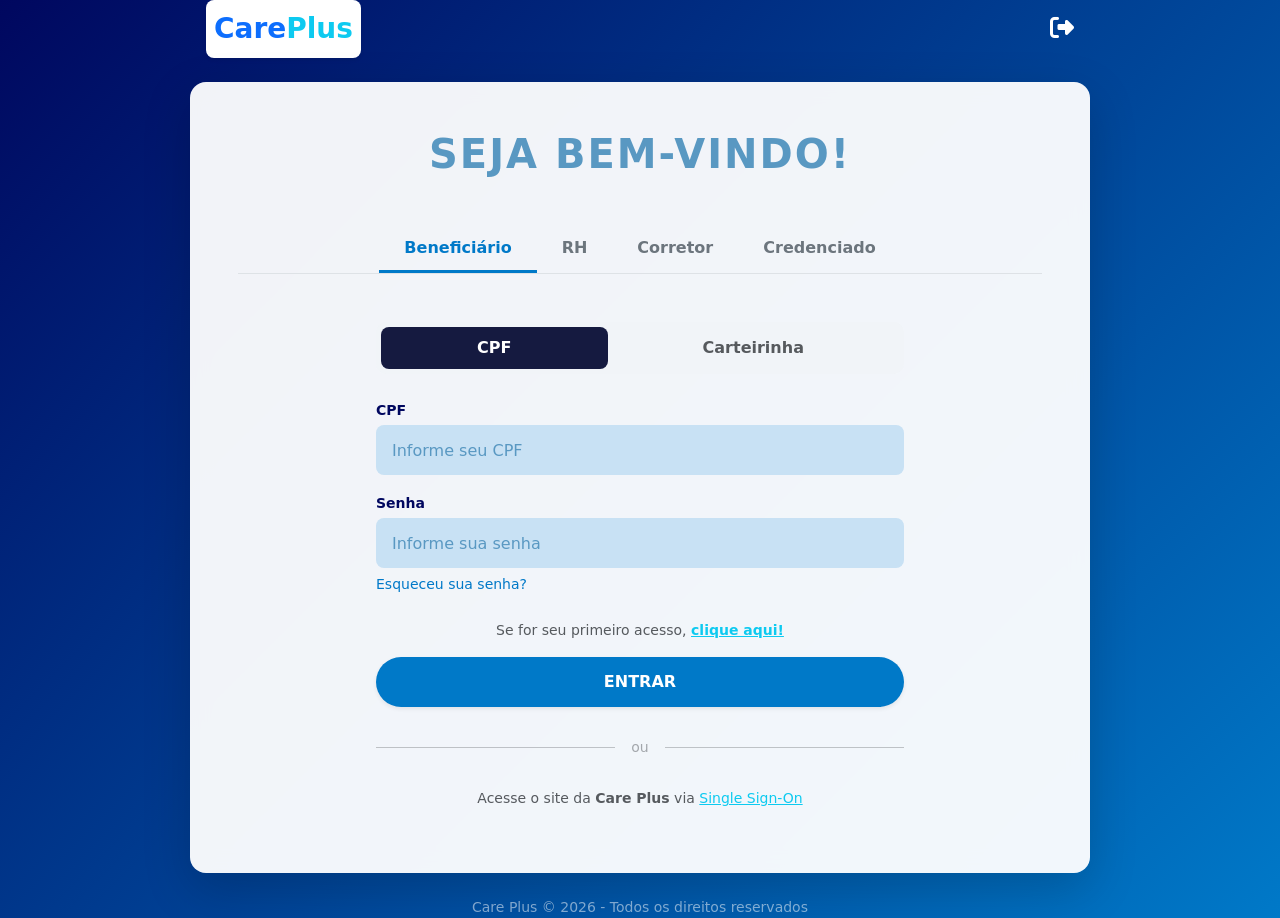
<file: Grupo48_ProjetoWeb_CarePlus_FrontEnd_TodasTelas/index.html>
<!DOCTYPE html>
<html lang="pt-br">
<head>
    <meta charset="UTF-8">
    <meta name="viewport" content="width=device-width, initial-scale=1.0">
    <title>Care Plus</title>
    <meta http-equiv="refresh" content="0; url=login.html">
</head>
<body>
    <p><a href="login.html">Acessar Care Plus</a></p>
</body>
</html>
</file>
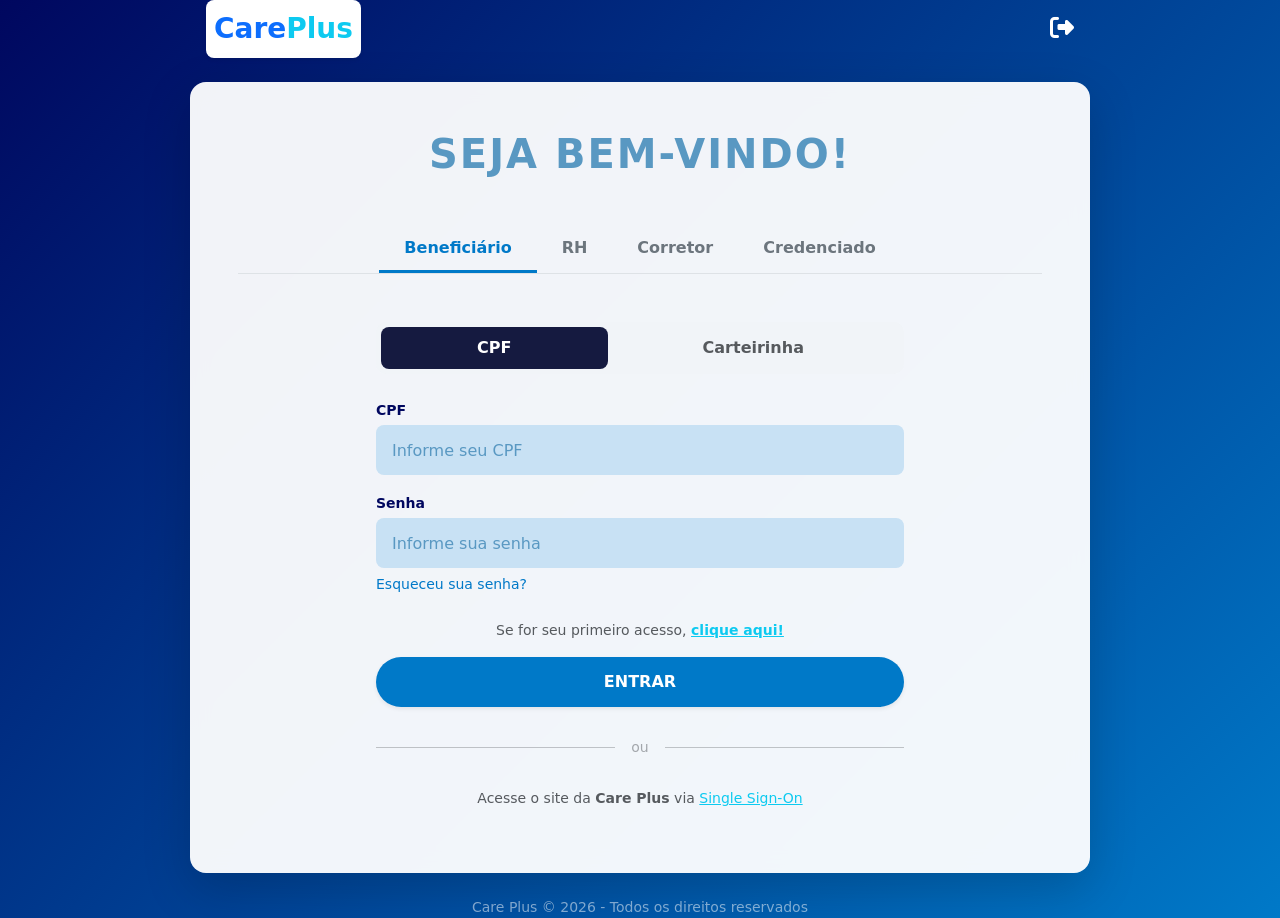
<file: Grupo48_ProjetoWeb_CarePlus_FrontEnd_TodasTelas/login.html>
<!DOCTYPE html>
<html lang="pt-br">
<head>
    <meta charset="UTF-8">
    <meta name="viewport" content="width=device-width, initial-scale=1.0">
    <title>Care Plus - Seja Bem-vindo</title>
    <link href="https://cdn.jsdelivr.net/npm/bootstrap@5.3.0/dist/css/bootstrap.min.css" rel="stylesheet">
    <link rel="stylesheet" href="https://cdnjs.cloudflare.com/ajax/libs/font-awesome/6.4.0/css/all.min.css">
    <link rel="stylesheet" href="css/style-login.css">
</head>
<body class="login-body">

    <div class="container d-flex flex-column align-items-center">
        
        <div class="w-100 max-width-900 d-flex justify-content-between align-items-center mb-4 px-3" style="max-width: 900px;">
            <div class="bg-white p-2 rounded-3 shadow-sm">
                <a class="navbar-brand text-primary fw-bold fs-3" href="login.html">Care<span class="text-info">Plus</span></a>
            </div>
            <a href="#" class="text-white text-decoration-none transition-hover">
                <i class="fa-solid fa-right-from-bracket fs-4"></i>
            </a>
        </div>

        <div class="card login-card shadow-lg rounded-4 p-4 p-md-5">
            
            <h1 class="text-center fw-bold mb-5" style="color: #5998C2; letter-spacing: 2px;">SEJA BEM-VINDO!</h1>

            <ul class="nav nav-login justify-content-center mb-5 border-bottom">
                <li class="nav-item">
                    <a class="nav-link active" href="#">Beneficiário</a>
                </li>
                <li class="nav-item">
                    <a class="nav-link" href="#">RH</a>
                </li>
                <li class="nav-item">
                    <a class="nav-link" href="#">Corretor</a>
                </li>
                <li class="nav-item">
                    <a class="nav-link" href="#">Credenciado</a>
                </li>
            </ul>

            <div class="row justify-content-center">
                <div class="col-md-8">
                    
                    <div class="toggle-login-type d-flex mb-4">
                        <button class="btn btn-toggle-active flex-fill py-2 fw-bold">CPF</button>
                        <button class="btn btn-light bg-transparent border-0 flex-fill py-2 fw-bold text-muted">Carteirinha</button>
                    </div>

                    <form id="loginForm">
                        <div class="mb-3">
                            <label class="small fw-bold mb-1" style="color: #00075F;">CPF</label>
                            <input type="text" class="form-control login-input px-3" placeholder="Informe seu CPF">
                        </div>
                        <div class="mb-1">
                            <label class="small fw-bold mb-1" style="color: #00075F;">Senha</label>
                            <input type="password" class="form-control login-input px-3" placeholder="Informe sua senha">
                        </div>
                        <div class="text-start mb-4">
                            <a href="#" class="small text-decoration-none" style="color: #0079C8;">Esqueceu sua senha?</a>
                        </div>

                        <div class="text-center mb-3">
                            <p class="small text-muted">Se for seu primeiro acesso, <a href="#" class="text-info fw-bold">clique aqui!</a></p>
                        </div>

                        <button type="submit" class="btn btn-primary w-100 rounded-pill btn-enter shadow-sm">ENTRAR</button>
                    </form>

                    <div class="divider d-flex align-items-center my-4">
                        <hr class="flex-grow-1 opacity-25">
                        <span class="mx-3 small text-muted opacity-50">ou</span>
                        <hr class="flex-grow-1 opacity-25">
                    </div>

                    <div class="text-center">
                        <p class="small text-muted">Acesse o site da <span class="fw-bold">Care Plus</span> via <a href="#" class="text-info text-decoration-underline">Single Sign-On</a></p>
                    </div>

                </div>
            </div>
        </div>

        <div class="mt-4 text-white opacity-50 small">
            Care Plus © 2026 - Todos os direitos reservados
        </div>

    </div>

    <script src="https://cdn.jsdelivr.net/npm/bootstrap@5.3.0/dist/js/bootstrap.bundle.min.js"></script>
    <script src="script.js"></script>
</body>
</html>
</file>
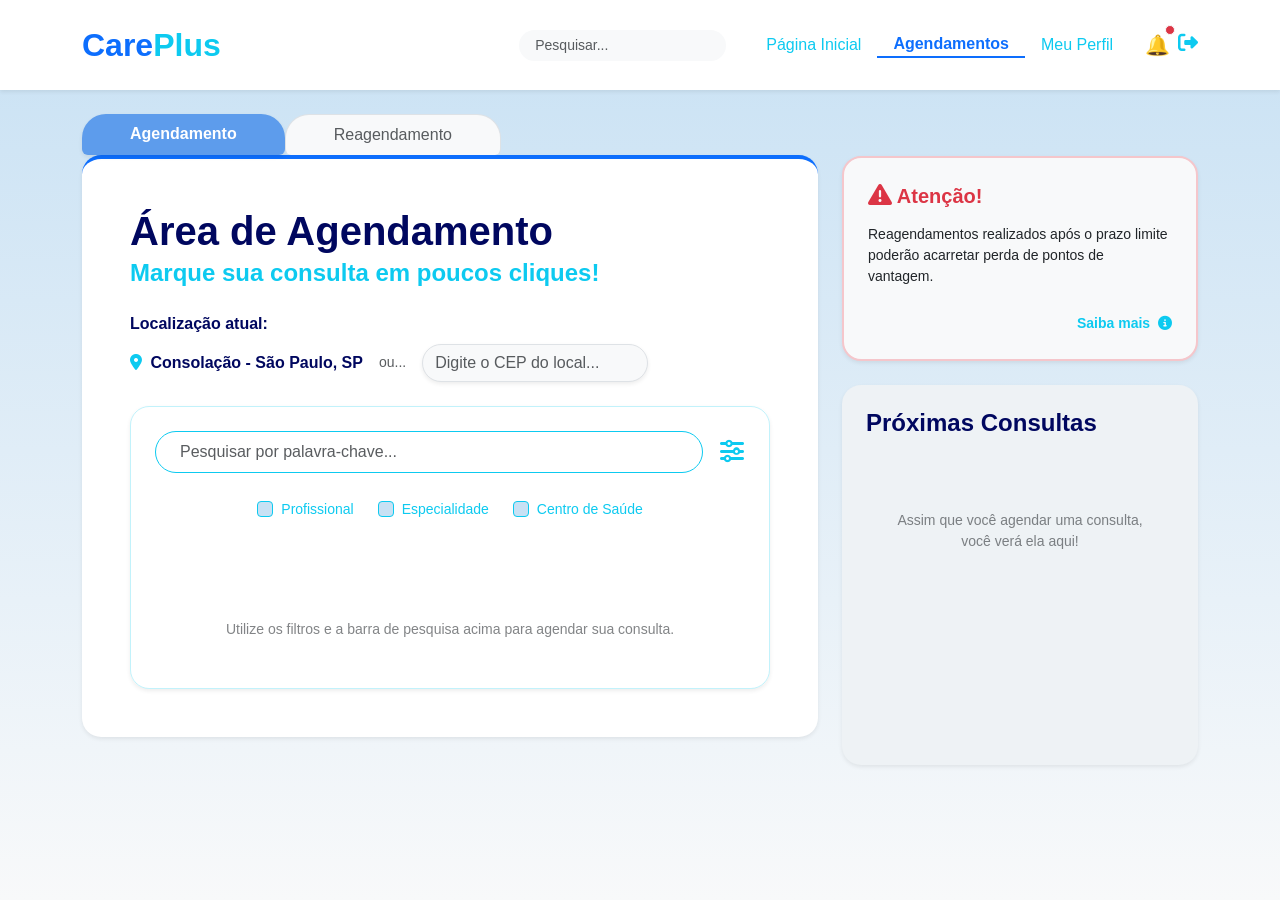
<file: Grupo48_ProjetoWeb_CarePlus_FrontEnd_TodasTelas/tela02-agendamento.html>
<!DOCTYPE html>
<html lang="pt-br">
<head>
    <meta charset="UTF-8">
    <meta name="viewport" content="width=device-width, initial-scale=1.0">
    <title>Care Plus - Agendamento</title>
    <link href="https://cdn.jsdelivr.net/npm/bootstrap@5.3.0/dist/css/bootstrap.min.css" rel="stylesheet">
    <link rel="stylesheet" href="https://cdnjs.cloudflare.com/ajax/libs/font-awesome/6.4.0/css/all.min.css">
    <link rel="stylesheet" href="css/style.css">
</head>
<body class="bg-light">

    <nav class="navbar navbar-expand-lg navbar-light bg-white shadow-sm mb-4 py-3">
        <div class="container">
            <a class="navbar-brand text-primary fw-bold fs-2" href="tela01-dashboard.html">Care<span class="text-info">Plus</span></a>
            
            <div class="ms-auto d-flex align-items-center">
                <input type="text" class="form-control form-control-sm me-4 rounded-pill px-3 bg-light border-0 d-none d-md-block" placeholder="Pesquisar...">
                
                <a href="tela01-dashboard.html" class="nav-link px-3 text-info nav-hover text-nowrap">Página Inicial</a>
                <a href="tela02-agendamento.html" class="nav-link px-3 fw-bold text-primary border-bottom border-primary border-2 text-nowrap">Agendamentos</a>
                <a href="tela07-extratoperfil.html" class="nav-link px-3 text-info nav-hover text-nowrap">Meu Perfil</a>
                
                <a href="tela01-popupautorizacao.html" class="ms-3 position-relative bell-container text-decoration-none" aria-label="Notificações">
                    <span class="badge bg-danger rounded-circle position-absolute top-0 start-100 translate-middle p-1 border border-light"> </span>
                    <span class="fs-5 bell-icon">🔔</span>
                </a>
                <a href="login.html" class="ms-2 text-info text-decoration-none transition-hover" aria-label="Sair" title="Sair">
                    <i class="fa-solid fa-right-from-bracket fs-5"></i>
                </a>
            </div>
        </div>
    </nav>

    <main class="container">
        <div class="row g-4">
            
            <div class="col-lg-8">
                
                <div class="d-flex mb-0">
                    <a href="tela02-agendamento.html" class="btn btn-primary rounded-top-4 px-5 py-2 border-bottom-0 active fw-bold text-white shadow-sm text-decoration-none" style="background-color: #5d9cec; border: none;">Agendamento</a>
                    <a href="tela03-reagendamento.html" class="btn btn-light rounded-top-4 px-5 py-2 border border-bottom-0 text-muted transition-hover text-decoration-none">Reagendamento</a>
                </div>

                <div class="bg-white border-top border-primary border-4 rounded-4 shadow-sm p-4 p-md-5 rounded-start-0">
                    <h2 class="fw-bold fs-1 mb-1" style="color: #00075F;">Área de Agendamento</h2>
                    <h4 class="text-info fw-bold mb-4">Marque sua consulta em poucos cliques!</h4>

                    <div class="mb-4 mt-4">
                        <p class="mb-2 fw-bold" style="color: #00075F;">Localização atual:</p>
                        <div class="d-flex align-items-center flex-wrap gap-3">
                            <span class="fw-bold" style="color: #00075F;">
                                <i class="fa-solid fa-location-dot me-1 text-info"></i> Consolação - São Paulo, SP
                            </span>
                            <span class="text-muted small">ou...</span>
                            <input type="text" class="form-control rounded-pill w-auto shadow-sm" placeholder="Digite o CEP do local..." style="background-color: #f8f9fa; border: 1px solid #dee2e6;">
                        </div>
                    </div>

                    <div class="card border border-info border-opacity-25 shadow-sm rounded-4 p-4 mt-4 bg-transparent">
                        
                        <div class="d-flex gap-3 mb-3 align-items-center">
                            <input type="text" class="form-control rounded-pill border-info text-info px-4 py-2 bg-white" placeholder="Pesquisar por palavra-chave...">
                            
                            <div class="dropdown">
                                <button class="btn btn-link text-info p-0 text-decoration-none fs-4 transition-hover" type="button" data-bs-toggle="dropdown">
                                    <i class="fa-solid fa-sliders"></i>
                                </button>
                                <ul class="dropdown-menu dropdown-menu-end shadow border-0 rounded-4 p-3">
                                    <h6 class="dropdown-header text-info fw-bold px-2">Organizar por:</h6>
                                    <li><a class="dropdown-item small rounded text-muted" href="#"><input type="checkbox" class="me-2 custom-checkbox"> A-Z</a></li>
                                    <li><a class="dropdown-item small rounded text-muted" href="#"><input type="checkbox" class="me-2 custom-checkbox"> Localização</a></li>
                                    <li><a class="dropdown-item small rounded text-muted" href="#"><input type="checkbox" class="me-2 custom-checkbox"> Favoritos</a></li>
                                </ul>
                            </div>
                        </div>

                        <div class="d-flex flex-wrap gap-4 justify-content-center mb-5 mt-2">
                            <div class="form-check custom-checkbox">
                                <input class="form-check-input border-info" type="checkbox" id="checkProf">
                                <label class="form-check-label text-info small" for="checkProf">Profissional</label>
                            </div>
                            <div class="form-check custom-checkbox">
                                <input class="form-check-input border-info" type="checkbox" id="checkEspec">
                                <label class="form-check-label text-info small" for="checkEspec">Especialidade</label>
                            </div>
                            <div class="form-check custom-checkbox">
                                <input class="form-check-input border-info" type="checkbox" id="checkCentro">
                                <label class="form-check-label text-info small" for="checkCentro">Centro de Saúde</label>
                            </div>
                        </div>

                        <div class="text-center mt-5 mb-2">
                            <p class="text-muted small opacity-75">Utilize os filtros e a barra de pesquisa acima para agendar sua consulta.</p>
                        </div>

                    </div>
                </div>
            </div>

            <div class="col-lg-4">
                
                <div class="d-none d-lg-block" style="height: 42px;"></div>
                
                <div class="card border-0 shadow-sm rounded-4 p-4 mb-4 transition-hover" style="background-color: #f8f9fa; border: 2px solid #f5c6cb !important;">
                    <h5 class="fw-bold text-danger mb-3">
                        <i class="fa-solid fa-triangle-exclamation text-danger fs-4"></i> Atenção!
                    </h5>
                    <p class="small text-dark mb-4 fw-medium">Reagendamentos realizados após o prazo limite poderão acarretar perda de pontos de vantagem.</p>
                    <div class="text-end">
                        <a href="tela03-reagendamento.html" class="text-info small fw-bold text-decoration-none transition-hover d-inline-block">Saiba mais <i class="fa-solid fa-circle-info ms-1"></i></a>
                    </div>
                </div>

                <div class="card border-0 shadow-sm rounded-4 p-4 transition-hover" style="background-color: #eef2f5; min-height: 380px;">
                    <h4 class="fw-bold mb-4" style="color: #00075F;">Próximas Consultas</h4>
                    
                    <div class="d-flex h-100 flex-column align-items-center justify-content-center mt-5">
                        <p class="text-muted small text-center opacity-75 px-4">Assim que você agendar uma consulta, você verá ela aqui!</p>
                    </div>
                </div>

            </div>

        </div>
    </main>

    <script src="https://cdn.jsdelivr.net/npm/bootstrap@5.3.0/dist/js/bootstrap.bundle.min.js"></script>
    <script src="script.js"></script>
</body>
</html>
</file>
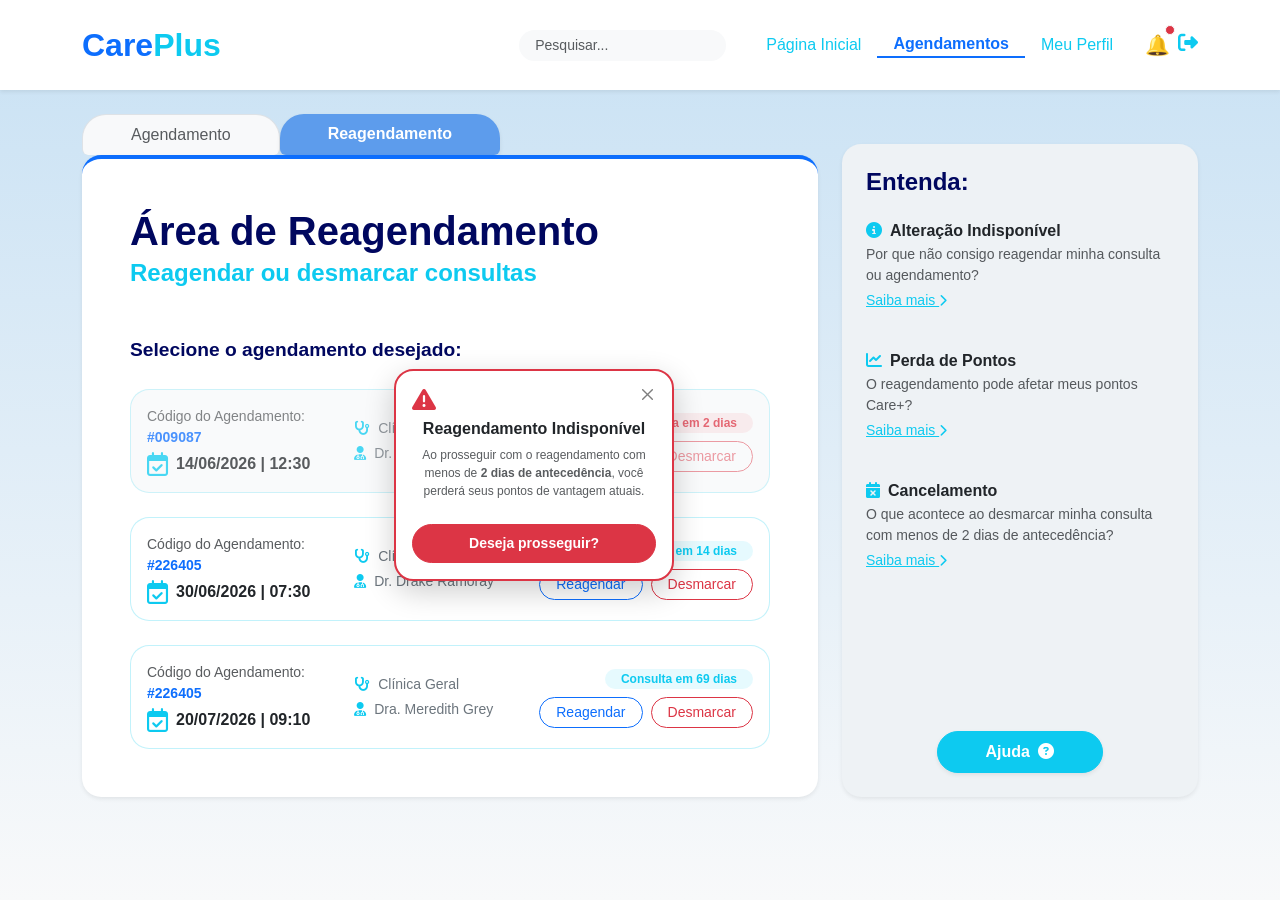
<file: Grupo48_ProjetoWeb_CarePlus_FrontEnd_TodasTelas/tela03-reagendamento.html>
<!DOCTYPE html>
<html lang="pt-br">
<head>
    <meta charset="UTF-8">
    <meta name="viewport" content="width=device-width, initial-scale=1.0">
    <title>Care Plus - Reagendamento</title>
    <link href="https://cdn.jsdelivr.net/npm/bootstrap@5.3.0/dist/css/bootstrap.min.css" rel="stylesheet">
    <link rel="stylesheet" href="https://cdnjs.cloudflare.com/ajax/libs/font-awesome/6.4.0/css/all.min.css">
    <link rel="stylesheet" href="css/style.css">
</head>
<body class="bg-light">

    <nav class="navbar navbar-expand-lg navbar-light bg-white shadow-sm mb-4 py-3">
        <div class="container">
            <a class="navbar-brand text-primary fw-bold fs-2" href="tela01-dashboard.html">Care<span class="text-info">Plus</span></a>
            <div class="ms-auto d-flex align-items-center">
                <input type="text" class="form-control form-control-sm me-4 rounded-pill px-3 bg-light border-0 d-none d-md-block" placeholder="Pesquisar...">
                <a href="tela01-dashboard.html" class="nav-link px-3 text-info nav-hover text-nowrap">Página Inicial</a>
                <a href="tela02-agendamento.html" class="nav-link px-3 fw-bold text-primary border-bottom border-primary border-2 text-nowrap">Agendamentos</a>
                <a href="tela07-extratoperfil.html" class="nav-link px-3 text-info nav-hover text-nowrap">Meu Perfil</a>
                <a href="tela01-popupautorizacao.html" class="ms-3 position-relative bell-container text-decoration-none" aria-label="Notificações">
                    <span class="badge bg-danger rounded-circle position-absolute top-0 start-100 translate-middle p-1 border border-light"> </span>
                    <span class="fs-5 bell-icon">🔔</span>
                </a>
                <a href="login.html" class="ms-2 text-info text-decoration-none transition-hover" aria-label="Sair" title="Sair">
                    <i class="fa-solid fa-right-from-bracket fs-5"></i>
                </a>
            </div>
        </div>
    </nav>

    <main class="container">
        <div class="row g-4 mb-5">
            
            <div class="col-lg-8 d-flex flex-column">
                
                <div class="d-flex mb-0">
                    <a href="tela02-agendamento.html" class="btn btn-light rounded-top-4 px-5 py-2 border border-bottom-0 text-muted transition-hover text-decoration-none">Agendamento</a>
                    <a href="tela03-reagendamento.html" class="btn btn-primary rounded-top-4 px-5 py-2 border-bottom-0 active fw-bold text-white shadow-sm text-decoration-none" style="background-color: #5d9cec; border: none;">Reagendamento</a>
                </div>

                <div class="bg-white border-top border-primary border-4 rounded-4 shadow-sm p-4 p-md-5 rounded-start-0 flex-grow-1">
                    <h2 class="fw-bold fs-1 mb-1" style="color: #00075F;">Área de Reagendamento</h2>
                    <h4 class="text-info fw-bold mb-5">Reagendar ou desmarcar consultas</h4>

                    <p class="fw-bold mb-4" style="color: #00075F; font-size: 1.2rem;">Selecione o agendamento desejado:</p>

                    <div class="position-relative">
                        
                        <div id="avisoPopover" class="alert-popover rounded-4 p-3 text-center transition-hover">
                            <div class="d-flex justify-content-between align-items-start mb-2">
                                <i class="fa-solid fa-triangle-exclamation text-danger fs-4"></i>
                                <button type="button" id="fecharPopover" class="btn-close small" style="font-size: 0.7rem;"></button>
                            </div>
                            <h6 class="fw-bold text-dark mb-2">Reagendamento Indisponível</h6>
                            <p class="text-muted" style="font-size: 0.75rem;">Ao prosseguir com o reagendamento com menos de <b>2 dias de antecedência</b>, você perderá seus pontos de vantagem atuais.</p>
                            <button id="btnProsseguir" class="btn btn-danger btn-sm rounded-pill w-100 fw-bold py-2 mt-2">Deseja prosseguir?</button>
                        </div>

                        <div class="card border border-info border-opacity-25 rounded-4 p-3 mb-4 transition-hover bg-light opacity-75">
                            <div class="row align-items-center g-3">
                                <div class="col-md-4">
                                    <p class="small text-muted mb-1">Código do Agendamento: <span class="fw-bold text-primary">#009087</span></p>
                                    <div class="d-flex align-items-center">
                                        <i class="fa-regular fa-calendar-check fs-4 text-info me-2"></i>
                                        <h6 class="fw-bold mb-0">14/06/2026 | 12:30</h6>
                                    </div>
                                </div>
                                <div class="col-md-4">
                                    <p class="small mb-1 text-secondary"><i class="fa-solid fa-stethoscope me-1 text-info"></i> Clínica Geral</p>
                                    <p class="small mb-0 text-secondary"><i class="fa-solid fa-user-doctor me-1 text-info"></i> Dr. Stephen Strange</p>
                                </div>
                                <div class="col-md-4 text-end">
                                    <span class="badge bg-danger bg-opacity-10 text-danger rounded-pill px-3 py-1 mb-2">Consulta em <b>2 dias</b></span>
                                    <div class="d-flex gap-2 justify-content-end">
                                        <button class="btn btn-outline-secondary btn-sm rounded-pill px-3 disabled">Reagendar</button>
                                        <button class="btn btn-outline-danger btn-sm rounded-pill px-3 disabled">Desmarcar</button>
                                    </div>
                                </div>
                            </div>
                        </div>

                        <div class="card border border-info border-opacity-25 rounded-4 p-3 mb-4 transition-hover">
                            <div class="row align-items-center g-3">
                                <div class="col-md-4">
                                    <p class="small text-muted mb-1">Código do Agendamento: <span class="fw-bold text-primary">#226405</span></p>
                                    <div class="d-flex align-items-center">
                                        <i class="fa-regular fa-calendar-check fs-4 text-info me-2"></i>
                                        <h6 class="fw-bold mb-0">30/06/2026 | 07:30</h6>
                                    </div>
                                </div>
                                <div class="col-md-4">
                                    <p class="small mb-1 text-secondary"><i class="fa-solid fa-stethoscope me-1 text-info"></i> Clínica Geral</p>
                                    <p class="small mb-0 text-secondary"><i class="fa-solid fa-user-doctor me-1 text-info"></i> Dr. Drake Ramoray</p>
                                </div>
                                <div class="col-md-4 text-end">
                                    <span class="badge bg-info bg-opacity-10 text-info rounded-pill px-3 py-1 mb-2">Consulta em <b>14 dias</b></span>
                                    <div class="d-flex gap-2 justify-content-end">
                                        <button class="btn btn-outline-primary btn-sm rounded-pill px-3 btn-care-hover">Reagendar</button>
                                        <button class="btn btn-outline-danger btn-sm rounded-pill px-3">Desmarcar</button>
                                    </div>
                                </div>
                            </div>
                        </div>

                        <div class="card border border-info border-opacity-25 rounded-4 p-3 transition-hover">
                            <div class="row align-items-center g-3">
                                <div class="col-md-4">
                                    <p class="small text-muted mb-1">Código do Agendamento: <span class="fw-bold text-primary">#226405</span></p>
                                    <div class="d-flex align-items-center">
                                        <i class="fa-regular fa-calendar-check fs-4 text-info me-2"></i>
                                        <h6 class="fw-bold mb-0">20/07/2026 | 09:10</h6>
                                    </div>
                                </div>
                                <div class="col-md-4">
                                    <p class="small mb-1 text-secondary"><i class="fa-solid fa-stethoscope me-1 text-info"></i> Clínica Geral</p>
                                    <p class="small mb-0 text-secondary"><i class="fa-solid fa-user-doctor me-1 text-info"></i> Dra. Meredith Grey</p>
                                </div>
                                <div class="col-md-4 text-end">
                                    <span class="badge bg-info bg-opacity-10 text-info rounded-pill px-3 py-1 mb-2">Consulta em <b>69 dias</b></span>
                                    <div class="d-flex gap-2 justify-content-end">
                                        <button class="btn btn-outline-primary btn-sm rounded-pill px-3 btn-care-hover">Reagendar</button>
                                        <button class="btn btn-outline-danger btn-sm rounded-pill px-3">Desmarcar</button>
                                    </div>
                                </div>
                            </div>
                        </div>

                    </div>
                </div>
            </div>

            <div class="col-lg-4 d-flex flex-column">
                <div class="d-none d-lg-block" style="height: 30px;"></div>
                
                <div class="card border-0 shadow-sm rounded-4 p-4 transition-hover flex-grow-1" style="background-color: #eef2f5;">
                    <h4 class="fw-bold mb-4" style="color: #00075F;">Entenda:</h4>
                    
                    <div class="list-group list-group-flush bg-transparent">
                        <div class="mb-4">
                            <h6 class="fw-bold text-dark mb-1"><i class="fa-solid fa-circle-info text-info me-2"></i>Alteração Indisponível</h6>
                            <p class="small text-muted">Por que não consigo reagendar minha consulta ou agendamento? <a href="tela06-progresso.html" class="text-info d-block mt-1">Saiba mais <i class="fa-solid fa-chevron-right small"></i></a></p>
                        </div>
                        <div class="mb-4">
                            <h6 class="fw-bold text-dark mb-1"><i class="fa-solid fa-chart-line text-info me-2"></i>Perda de Pontos</h6>
                            <p class="small text-muted">O reagendamento pode afetar meus pontos Care+? <a href="tela06-progresso.html" class="text-info d-block mt-1">Saiba mais <i class="fa-solid fa-chevron-right small"></i></a></p>
                        </div>
                        <div class="mb-4">
                            <h6 class="fw-bold text-dark mb-1"><i class="fa-solid fa-calendar-xmark text-info me-2"></i>Cancelamento</h6>
                            <p class="small text-muted">O que acontece ao desmarcar minha consulta com menos de 2 dias de antecedência? <a href="tela06-progresso.html" class="text-info d-block mt-1">Saiba mais <i class="fa-solid fa-chevron-right small"></i></a></p>
                        </div>
                    </div>

                    <div class="mt-auto text-center pt-5">
                        <button class="btn btn-info text-white rounded-pill px-5 py-2 fw-bold shadow-sm btn-care-hover">Ajuda <i class="fa-solid fa-question-circle ms-1"></i></button>
                    </div>
                </div>
            </div>
            
        </div>
    </main>

    <script src="https://cdn.jsdelivr.net/npm/bootstrap@5.3.0/dist/js/bootstrap.bundle.min.js"></script>
    <script src="script.js"></script>
</body>
</html>
</file>
<file: Grupo48_ProjetoWeb_CarePlus_FrontEnd_TodasTelas/css/style-login.css>
/* Estilos específicos para a página de Login (fundo degradê) */
.login-body {
    background: linear-gradient(135deg, #00075F 0%, #0079C8 100%);
    min-height: 100vh;
    display: flex;
    align-items: center;
    justify-content: center;
}

.login-card {
    background: rgba(255, 255, 255, 0.95);
    backdrop-filter: blur(10px);
    border: none;
    width: 100%;
    max-width: 900px;
}

.nav-login .nav-link {
    color: #6c757d;
    font-weight: 600;
    border: none;
    padding: 10px 25px;
    border-radius: 0;
    transition: all 0.3s;
}

.nav-login .nav-link.active {
    background-color: transparent !important;
    color: #0079C8 !important;
    border-bottom: 3px solid #0079C8 !important;
}

.toggle-login-type {
    background-color: #f1f4f8;
    border-radius: 10px;
    padding: 5px;
}

.btn-toggle-active {
    background-color: #151A40 !important;
    color: white !important;
    border-radius: 8px !important;
}

.login-input {
    background-color: #C8E1F4 !important;
    border: none !important;
    height: 50px;
    border-radius: 8px !important;
}

.login-input::placeholder {
    color: #5998C2;
}

.btn-enter {
    background-color: #0079C8;
    border: none;
    height: 50px;
    font-weight: bold;
    transition: all 0.3s;
}

.btn-enter:hover {
    background-color: #00075F;
    transform: translateY(-2px);
}
</file>
<file: Grupo48_ProjetoWeb_CarePlus_FrontEnd_TodasTelas/css/style.css>
body {
    font-family: 'Segoe UI', Tahoma, Geneva, Verdana, sans-serif;
    background: linear-gradient(180deg, #C8E1F4 0%, #f8f9fa 100%);
    min-height: 100vh;
}

.rounded-4 { border-radius: 1.2rem !important; }
.rounded-top-4 { border-top-left-radius: 1.5rem !important; border-top-right-radius: 1.5rem !important; }
.navbar-brand { white-space: nowrap; }

.transition-hover {
    transition: transform 0.3s ease, box-shadow 0.3s ease;
}
.transition-hover:hover {
    transform: translateY(-5px);
    box-shadow: 0 10px 25px rgba(0,0,0,0.1) !important;
}

.nav-hover {
    transition: color 0.3s ease, transform 0.2s ease;
}
.nav-hover:hover {
    color: #00075F !important;
    transform: translateY(-2px);
}

.bell-container { cursor: pointer; }
.bell-icon {
    display: inline-block;
    transition: transform 0.3s cubic-bezier(0.175, 0.885, 0.32, 1.275);
}
.bell-container:hover .bell-icon {
    animation: swing 0.5s ease forwards;
}

@keyframes swing {
    20% { transform: rotate(15deg) scale(1.2); }
    40% { transform: rotate(-10deg) scale(1.2); }
    60% { transform: rotate(5deg) scale(1.2); }
    80% { transform: rotate(-5deg) scale(1.2); }
    100% { transform: rotate(0deg) scale(1.2); }
}

.btn-care-hover { transition: all 0.3s ease; }
.btn-care-hover:hover {
    background-color: #00a8e8 !important;
    color: white !important;
    box-shadow: 0 4px 15px rgba(0, 168, 232, 0.3);
    transform: scale(1.02);
}

.action-card {
    cursor: pointer;
    transition: transform 0.2s ease, filter 0.2s ease, box-shadow 0.2s ease;
}
.action-card:hover {
    transform: translateY(-4px) scale(1.02);
    filter: brightness(1.1);
    box-shadow: 0 10px 20px rgba(93, 156, 236, 0.4) !important;
}
.action-card:active {
    transform: translateY(2px) scale(0.98);
    filter: brightness(0.95);
}

.btn-shortcut { transition: all 0.2s ease; }
.btn-shortcut:hover {
    background-color: #0079C8 !important;
    color: white !important;
    border-color: #0079C8 !important;
}

.notification-item { transition: background 0.2s; }
.notification-item:hover { background-color: #f8fbff !important; }

.custom-checkbox .form-check-input {
    background-color: #C8E1F4;
    cursor: pointer;
}
.custom-checkbox .form-check-input:checked {
    background-color: #0079C8;
    border-color: #0079C8;
}

.table-hover tbody tr:hover td {
    background-color: rgba(0, 121, 200, 0.05);
    border-radius: 8px;
}

.alert-popover {
    position: absolute;
    top: -20px;
    right: 15%;
    z-index: 100;
    width: 280px;
    border: 2px solid #dc3545;
    background-color: white;
    box-shadow: 0 10px 30px rgba(0,0,0,0.2);
    transition: opacity 0.3s ease; 
}

.browser-notification {
    position: fixed;
    top: 70px;
    left: 80px;
    width: 320px;
    z-index: 1050;
    border: 1px solid #e0e0e0;
    transition: opacity 0.3s ease;
}

.system-notification {
    position: fixed;
    bottom: 20px;
    right: 20px;
    width: 350px;
    z-index: 1050;
    border: 1px solid #e0e0e0;
    transition: opacity 0.3s ease;
}

.system-action-btn {
    color: #555 !important;
    background-color: transparent !important;
    transition: background-color 0.2s ease, color 0.2s ease;
}
.system-action-btn:hover {
    background-color: #e2e6ea !important;
    color: #000 !important;
}

.custom-scrollbar-x::-webkit-scrollbar {
    height: 8px;
}
.custom-scrollbar-x::-webkit-scrollbar-track {
    background: #f1f1f1; 
    border-radius: 10px;
}
.custom-scrollbar-x::-webkit-scrollbar-thumb {
    background: #5998C2;
    border-radius: 10px;
}
.custom-scrollbar-x::-webkit-scrollbar-thumb:hover {
    background: #00075F;
}
</file>
